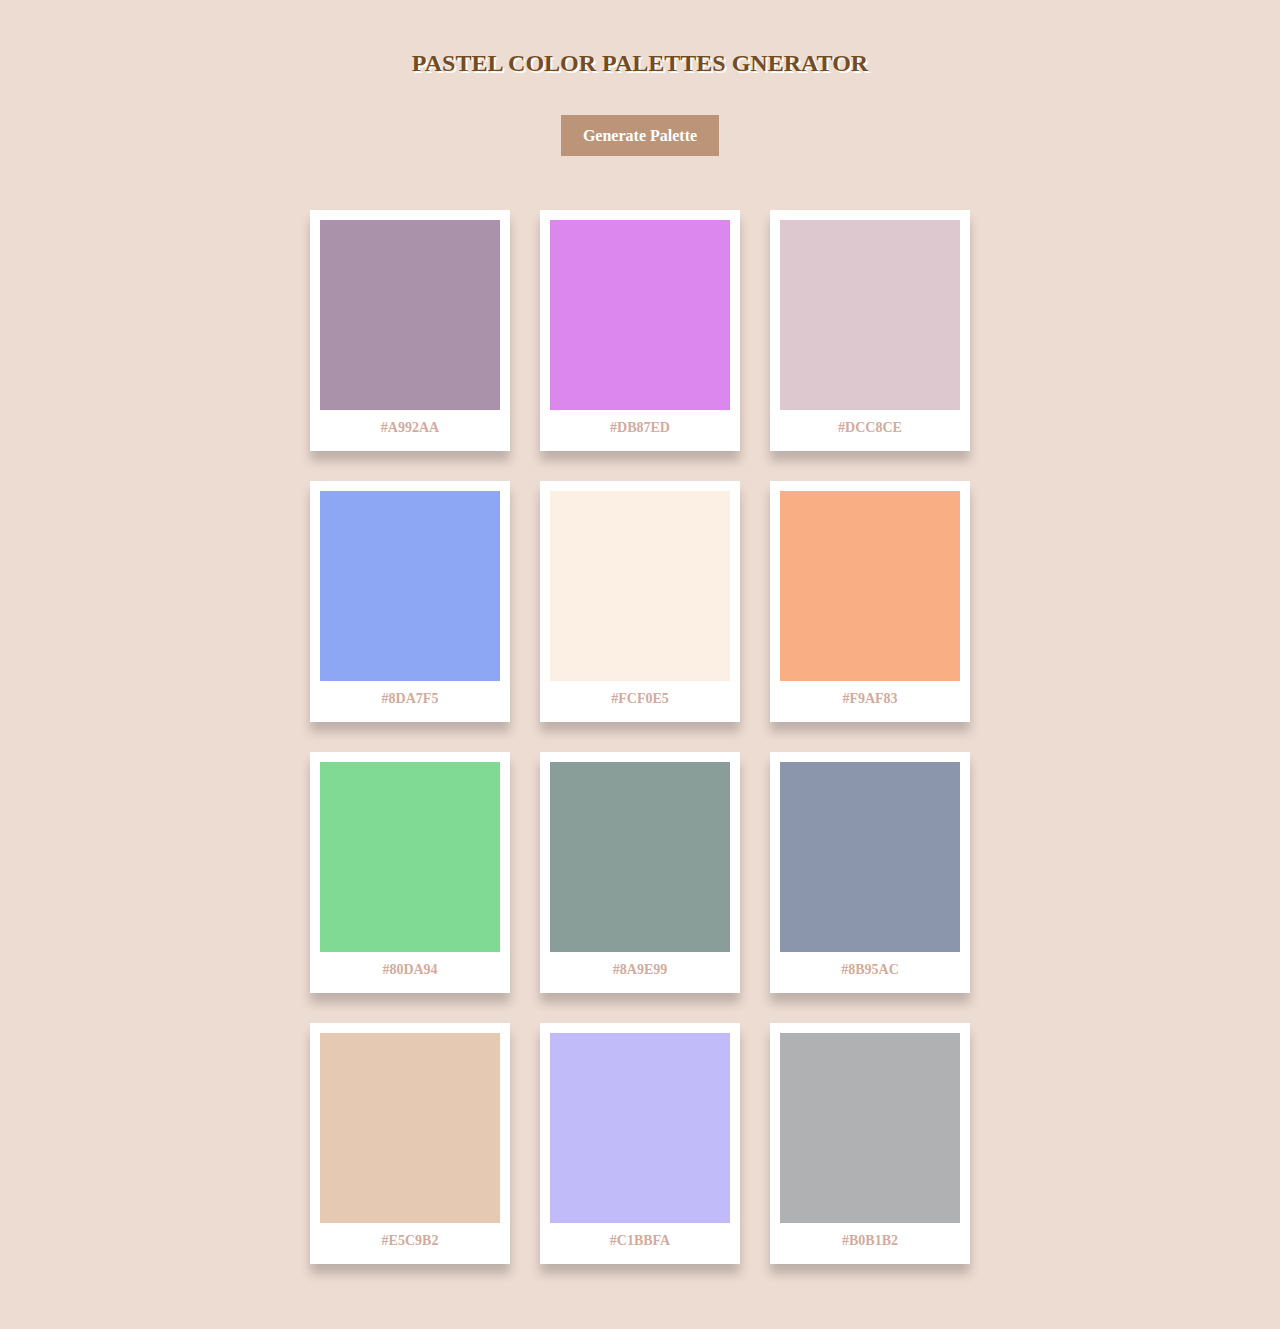
<file: color_palette/index.html>
<!DOCTYPE html>
<html lang="en">
<head>
    <meta charset="UTF-8">
    <meta http-equiv="X-UA-Compatible" content="IE=edge">
    <meta name="viewport" content="width=device-width, initial-scale=1.0">
    <title>Pastel Color Palette Generator</title>
    <link rel="stylesheet" href="style.css">
</head>
<body>
    <div class="color-palette">
        <div class="container">
            <div class="title">
                <h2>Pastel Color Palettes Gnerator</h2>
                <a href="" class="generate-btn">Generate Palette</a>
            </div>
            <div class="palette-box">
            </div> 
        </div>  
    </div>
    <script src="main.js"></script>
</body>
</html>
</file>
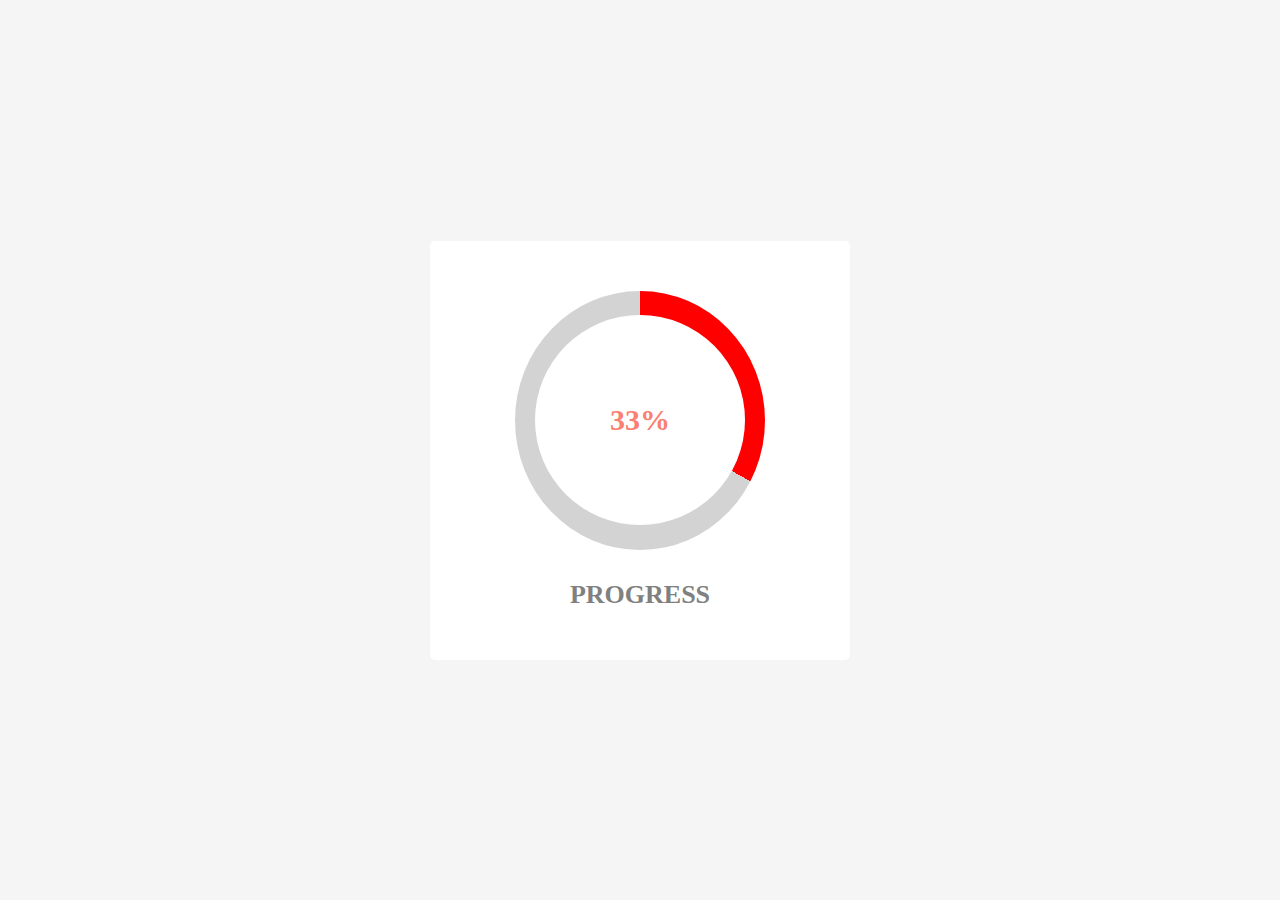
<file: progress_bar/index.html>
<!DOCTYPE html>
<html lang="en">
<head>
    <meta charset="UTF-8">
    <meta http-equiv="X-UA-Compatible" content="IE=edge">
    <meta name="viewport" content="width=device-width, initial-scale=1.0">
    <title>Progress Bar</title>
    <link rel="stylesheet" href="style.css">
</head>
<body>
   <div class="container">
    <div class="progress-bar">
        <span class="progress-value">0%</span>
    </div>
    <span class="text">Progress</span>
   </div>

   <script>
    let progressBar = document.querySelector('.progress-bar');
    let progressValue = document.querySelector('.progress-value');

    let progressStart = 0, progressEnd = 90, speed = 20;

    let progress = setInterval(() => {
        progressStart++;
        progressValue.textContent = `${progressStart}%`
        progressBar.style.background = `conic-gradient(red ${progressStart * 3.6}deg, lightgray 0deg)`

        if(progressStart == progressEnd){
            clearInterval(progress);
        }
    }, speed)

   </script>
</body>
</html>
</file>
<file: color_palette/style.css>
*{
    margin: 0;
    padding: 0;
    box-sizing: border-box;
}
body{
background: #eddcd2;
}
.container{
    max-width: 80%;
    padding: 0 15px;
    margin: 0 auto;
}
.title{
    margin-top: 50px;
    text-align: center;
}
.title h2{
    font-size: 24px;
    color: #744c24;
    text-transform: uppercase;
    text-shadow: 2px 2px white;
    margin-bottom: 50px;
}
.title .generate-btn{
    padding: 10px 20px;
    border: 2px solid #bc9579;
    background: #bc9579;
    color: white;
    font-size: 16px;
    font-weight: 600;
    text-decoration: none;
    transition: all 0.5s ease;
}
.title .generate-btn:hover{
    background: #dbc3ac;
    border: 2px solid #dbc3ac;
    color: #744c24;
    transition: all 0.3s ease;
}
.palette-box{
    display: flex;
    flex-wrap: wrap;
    justify-content: center;
    margin: 50px;
}
.palette-box .color{
    list-style: none;
    margin: 15px;
    padding: 10px;
    background: white;
    text-align: center;
    box-shadow: 0 10px 10px rgba(0, 0, 0, 0.2);
    transition: transform 0.5s ease;
    cursor: pointer;
}
.palette-box .color:active{
    transform: scale(0.9);
}
.color:hover .color-box{
    filter: brightness(110%);
}
.color .color-box{
    width: 180px;
    height: 190px;
    background: gray;
}
.color .hex-color{
    display: block;
    margin: 10px 0 5px;
    font-size: 14px;
    font-weight: 600;
    text-transform: uppercase;
    color: #d3ab9e;  
}
</file>
<file: progress_bar/style.css>
*{
    margin: 0;
    padding: 0;
    box-sizing: border-box;
}
body{
    display: flex;
    justify-content: center;
    align-items: center;
    height: 100vh;
    background-color: whitesmoke;
}
.container{
    display: flex;
    width: 420px;
    padding: 50px 0;
    border-radius: 5px;
    background-color: white;
    flex-direction: column;
    align-items: center;
    row-gap: 30px;
}
.progress-bar{
    position: relative;
    height: 259px;
    width: 250px;
    background-color: lightgray;
    border-radius: 50%;
    background: conic-gradient(red 3deg, lightgray 0deg);
    display: flex;
    justify-content: center;
    align-items: center;
}
.progress-bar::before{
    content: '';
    position: absolute;
    height: 210px;
    width: 210px;
    background-color: white;
    border-radius: 50%;
}
.progress-value{
    position: relative;
    font-size: 30px;
    font-weight: 600;
    color: salmon;
}
.text{
    font-size: 26px;
    font-weight: 600;
    text-transform: uppercase;
    color: gray;
}
</file>
